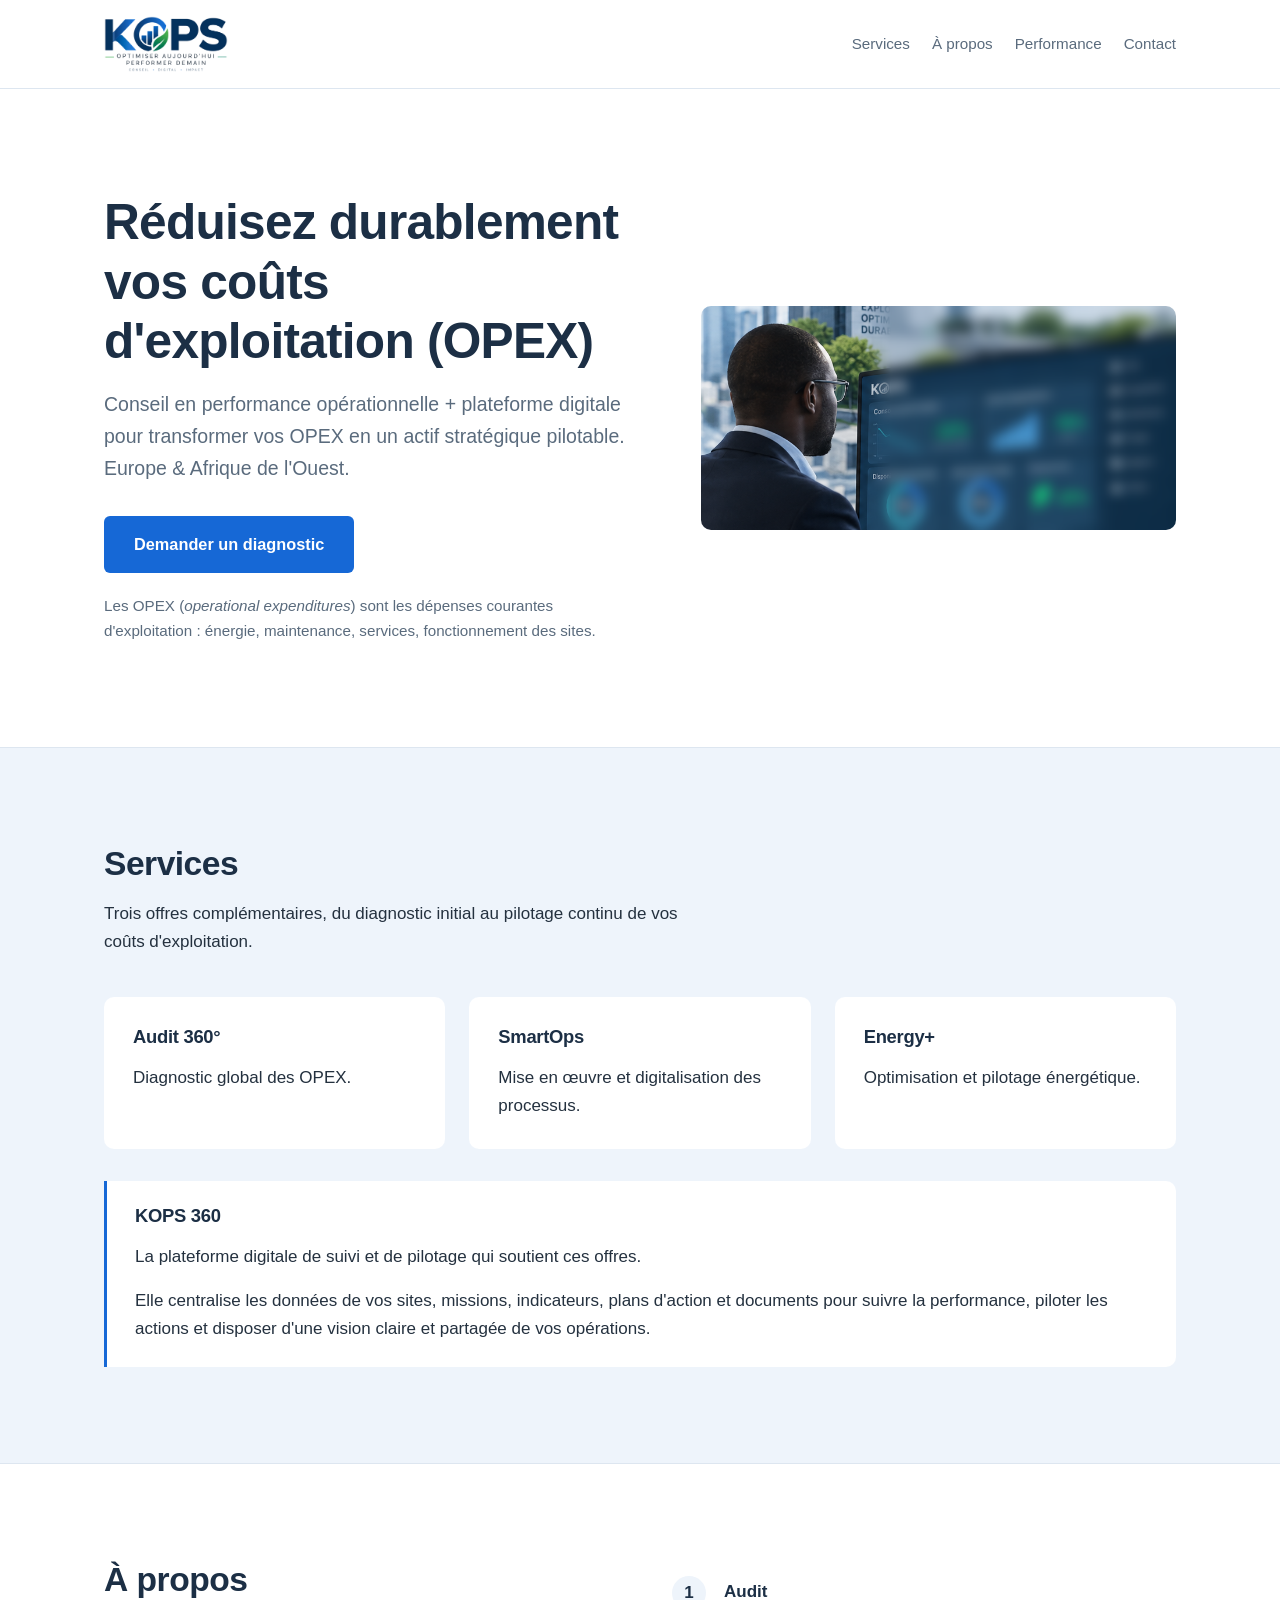
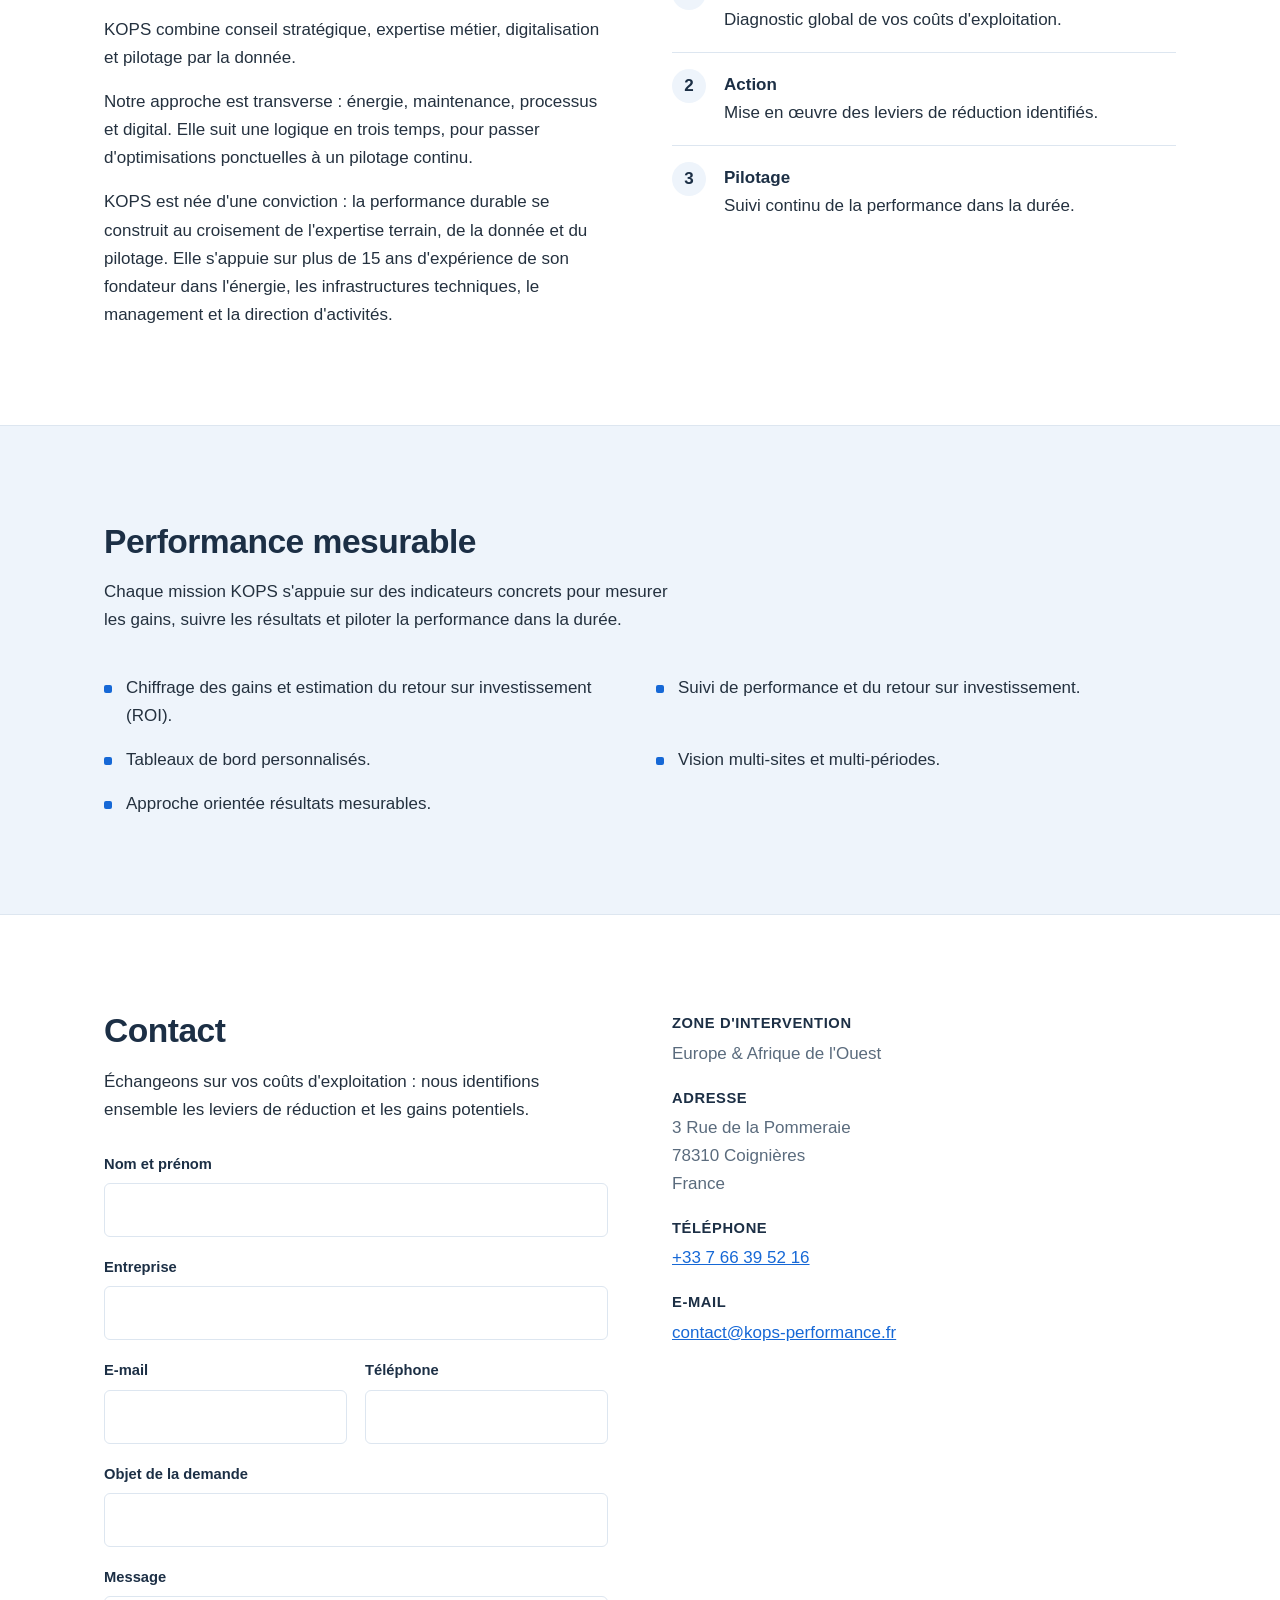
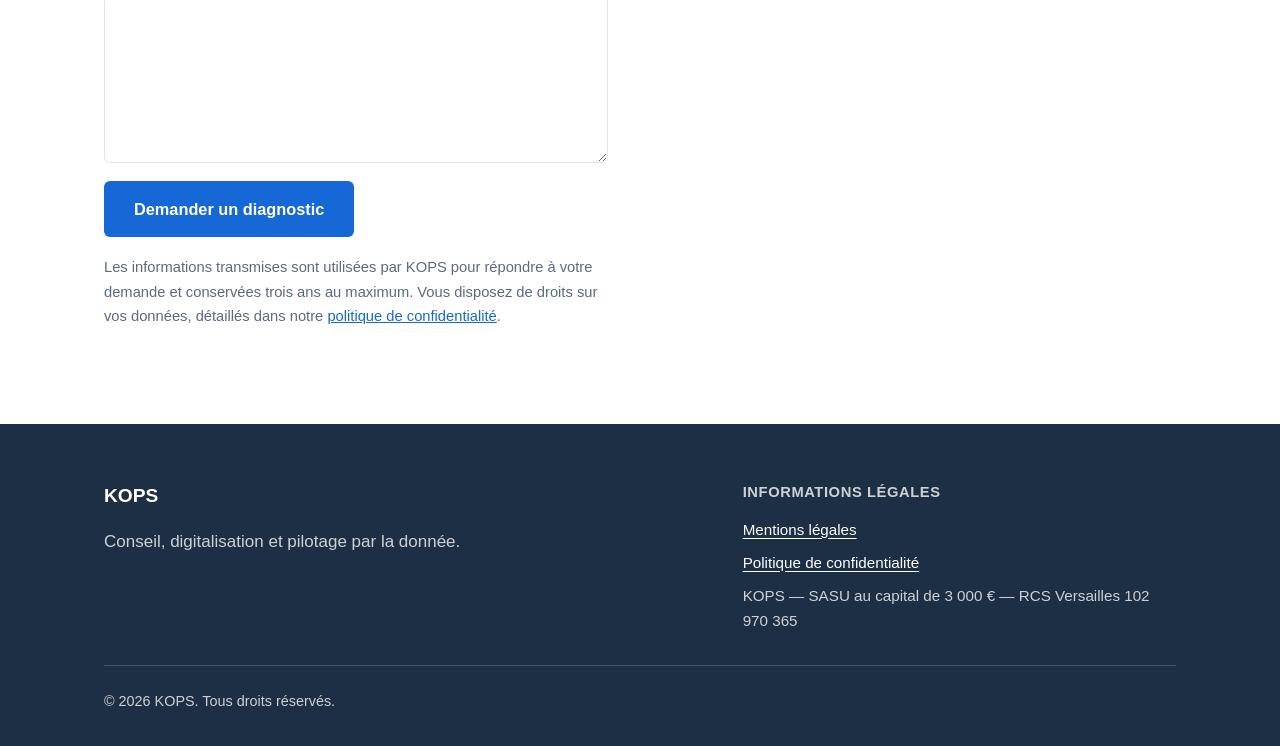
<file: index.html>
<!DOCTYPE html>
<html lang="fr">
<head>
<meta charset="utf-8">
<meta name="viewport" content="width=device-width, initial-scale=1">
<title>KOPS — Réduisez durablement vos coûts d'exploitation (OPEX)</title>
<meta name="description" content="Conseil en performance opérationnelle et plateforme digitale pour structurer, réduire et piloter durablement vos coûts d'exploitation. Europe &amp; Afrique de l'Ouest.">

<link rel="icon" type="image/png" sizes="32x32" href="images/favicon-32.png">
<link rel="icon" type="image/png" sizes="192x192" href="images/favicon-192.png">
<link rel="apple-touch-icon" href="images/apple-touch-icon.png">
<meta name="theme-color" content="#1668d6"><!-- [code exact à définir] -->

<link rel="canonical" href="https://kops-performance.fr/">

<!-- Aperçu au partage. -->
<meta property="og:type" content="website">
<meta property="og:site_name" content="KOPS">
<meta property="og:locale" content="fr_FR">
<meta property="og:url" content="https://kops-performance.fr/">
<meta property="og:title" content="KOPS — Réduisez durablement vos coûts d'exploitation (OPEX)">
<meta property="og:description" content="Conseil en performance opérationnelle et plateforme digitale pour transformer vos OPEX en un actif stratégique pilotable. Europe &amp; Afrique de l'Ouest.">
<meta property="og:image" content="https://kops-performance.fr/images/kops-partage.png">
<meta property="og:image:width" content="1200">
<meta property="og:image:height" content="630">
<meta property="og:image:alt" content="KOPS — Réduisez durablement vos coûts d'exploitation (OPEX)">
<meta name="twitter:card" content="summary_large_image">

<link rel="stylesheet" href="styles.css">
</head>
<body>

<a class="lien-evitement" href="#accueil">Aller au contenu principal</a>

<header class="entete">
  <div class="conteneur entete__interieur">
    <a class="marque" href="#accueil">
      <img src="images/kops-logo.png"
           alt="KOPS — Optimiser aujourd'hui, performer demain. Conseil, digital, impact."
           width="640" height="289">
    </a>
    <nav class="navigation" aria-label="Navigation principale">
      <a href="#services">Services</a>
      <a href="#a-propos">À propos</a>
      <a href="#preuves">Performance</a>
      <a href="#contact">Contact</a>
    </nav>
  </div>
</header>

<main>

  <!-- 1 · Accueil -->
  <section class="accueil" id="accueil">
    <div class="conteneur accueil__grille">
      <div class="accueil__texte">
        <h1>Réduisez durablement vos coûts d'exploitation (OPEX)</h1>
        <p class="accueil__sous-titre">
          Conseil en performance opérationnelle + plateforme digitale pour transformer
          vos OPEX en un actif stratégique pilotable. Europe &amp; Afrique de l'Ouest.
        </p>
        <p class="accueil__zone">
          <a class="bouton-principal" href="#contact">Demander un diagnostic</a>
        </p>
        <p class="accueil__mention">
          Les OPEX (<em>operational expenditures</em>) sont les dépenses courantes
          d'exploitation : énergie, maintenance, services, fonctionnement des sites.
        </p>
      </div>
      <img class="accueil__visuel"
           src="images/kops-visuel-accueil.png"
           alt="Un dirigeant consulte un tableau de bord KOPS. L'écran est volontairement flouté : les valeurs qu'il affiche sont une illustration et ne représentent pas des résultats KOPS."
           width="816" height="384"
           decoding="async">
    </div>
  </section>

  <!-- 2 · Services -->
  <section class="section section--clair" id="services">
    <div class="conteneur">
      <div class="section__intro">
        <h2>Services</h2>
        <p>
          Trois offres complémentaires, du diagnostic initial au pilotage continu
          de vos coûts d'exploitation.
        </p>
      </div>
      <div class="grille grille--3">
        <article class="carte">
          <h3>Audit 360°</h3>
          <p>Diagnostic global des OPEX.</p>
        </article>
        <article class="carte">
          <h3>SmartOps</h3>
          <p>Mise en œuvre et digitalisation des processus.</p>
        </article>
        <article class="carte">
          <h3>Energy+</h3>
          <p>Optimisation et pilotage énergétique.</p>
        </article>
      </div>
      <div class="encart">
        <h3>KOPS 360</h3>
        <p>
          La plateforme digitale de suivi et de pilotage qui soutient ces offres.
        </p>
        <p>
          Elle centralise les données de vos sites, missions, indicateurs, plans
          d'action et documents pour suivre la performance, piloter les actions et
          disposer d'une vision claire et partagée de vos opérations.
        </p>
      </div>
    </div>
  </section>

  <!-- 3 · À propos -->
  <section class="section" id="a-propos">
    <div class="conteneur">
      <div class="apropos__grille">
        <div>
          <h2>À propos</h2>
          <p>
            KOPS combine conseil stratégique, expertise métier, digitalisation et
            pilotage par la donnée.
          </p>
          <p>
            Notre approche est transverse : énergie, maintenance, processus et digital.
            Elle suit une logique en trois temps, pour passer d'optimisations ponctuelles
            à un pilotage continu.
          </p>
          <p>
            KOPS est née d'une conviction : la performance durable se construit au
            croisement de l'expertise terrain, de la donnée et du pilotage. Elle
            s'appuie sur plus de 15 ans d'expérience de son fondateur dans l'énergie,
            les infrastructures techniques, le management et la direction d'activités.
          </p>
        </div>
        <ol class="etapes">
          <li>
            <strong>Audit</strong>
            Diagnostic global de vos coûts d'exploitation.
          </li>
          <li>
            <strong>Action</strong>
            Mise en œuvre des leviers de réduction identifiés.
          </li>
          <li>
            <strong>Pilotage</strong>
            Suivi continu de la performance dans la durée.
          </li>
        </ol>
      </div>
    </div>
  </section>

  <!-- 4 · Preuves -->
  <section class="section section--clair" id="preuves">
    <div class="conteneur">
      <div class="section__intro">
        <h2>Performance mesurable</h2>
        <p>
          Chaque mission KOPS s'appuie sur des indicateurs concrets pour mesurer
          les gains, suivre les résultats et piloter la performance dans la durée.
        </p>
      </div>
      <ul class="liste-preuves">
        <li>Chiffrage des gains et estimation du retour sur investissement (ROI).</li>
        <li>Suivi de performance et du retour sur investissement.</li>
        <li>Tableaux de bord personnalisés.</li>
        <li>Vision multi-sites et multi-périodes.</li>
        <li>Approche orientée résultats mesurables.</li>
      </ul>
    </div>
  </section>

  <!-- 5 · Contact -->
  <section class="section" id="contact">
    <div class="conteneur">
      <div class="contact__grille">
        <div>
          <h2>Contact</h2>
          <p>
            Échangeons sur vos coûts d'exploitation : nous identifions ensemble
            les leviers de réduction et les gains potentiels.
          </p>

          <!-- Les demandes sont traitées par contact.php, hébergé sur le même
               domaine, et adressées à contact@kops-performance.fr. -->
          <form class="formulaire" method="post" action="contact.php">
            <p class="piege" aria-hidden="true">
              <label for="site-web">Ne pas remplir ce champ</label>
              <input type="text" id="site-web" name="_gotcha" tabindex="-1" autocomplete="off">
            </p>
            <div class="champ">
              <label for="nom">Nom et prénom</label>
              <input type="text" id="nom" name="nom" autocomplete="name" required>
            </div>
            <div class="champ">
              <label for="entreprise">Entreprise</label>
              <input type="text" id="entreprise" name="entreprise" autocomplete="organization">
            </div>
            <div class="formulaire__paire">
              <div class="champ">
                <label for="email">E-mail</label>
                <input type="email" id="email" name="email" autocomplete="email" required>
              </div>
              <div class="champ">
                <label for="telephone">Téléphone</label>
                <input type="tel" id="telephone" name="telephone" autocomplete="tel">
              </div>
            </div>
            <div class="champ">
              <label for="objet">Objet de la demande</label>
              <input type="text" id="objet" name="objet">
            </div>
            <div class="champ">
              <label for="message">Message</label>
              <textarea id="message" name="message" rows="5" required></textarea>
            </div>
            <button class="bouton-principal" type="submit">Demander un diagnostic</button>
            <p class="formulaire__mention">
              Les informations transmises sont utilisées par KOPS pour répondre à
              votre demande et conservées trois ans au maximum. Vous disposez de
              droits sur vos données, détaillés dans notre
              <a href="politique-confidentialite.html">politique de confidentialité</a>.
            </p>
          </form>
        </div>
        <dl class="coordonnees">
          <div>
            <dt>Zone d'intervention</dt>
            <dd>Europe &amp; Afrique de l'Ouest</dd>
          </div>
          <div>
            <dt>Adresse</dt>
            <dd>3 Rue de la Pommeraie<br>78310 Coignières<br>France</dd>
          </div>
          <div>
            <dt>Téléphone</dt>
            <dd><a href="tel:+33766395216">+33 7 66 39 52 16</a></dd>
          </div>
          <div>
            <dt>E-mail</dt>
            <dd><a href="mailto:contact@kops-performance.fr">contact@kops-performance.fr</a></dd>
          </div>
        </dl>
      </div>
    </div>
  </section>

</main>

<!-- 6 · Pied de page -->
<footer class="pied">
  <div class="conteneur">
    <div class="pied__grille">
      <div>
        <p class="marque">KOPS</p>
        <p>Conseil, digitalisation et pilotage par la donnée.</p>
      </div>
      <div>
        <p class="pied__titre">Informations légales</p>
        <ul>
          <li><a href="mentions-legales.html">Mentions légales</a></li>
          <li><a href="politique-confidentialite.html">Politique de confidentialité</a></li>
          <li>KOPS — SASU au capital de 3 000 € — RCS Versailles 102 970 365</li>
        </ul>
      </div>
    </div>
    <div class="pied__bas">
      <p>© 2026 KOPS. Tous droits réservés.</p>
    </div>
  </div>
</footer>

</body>
</html>
</file>
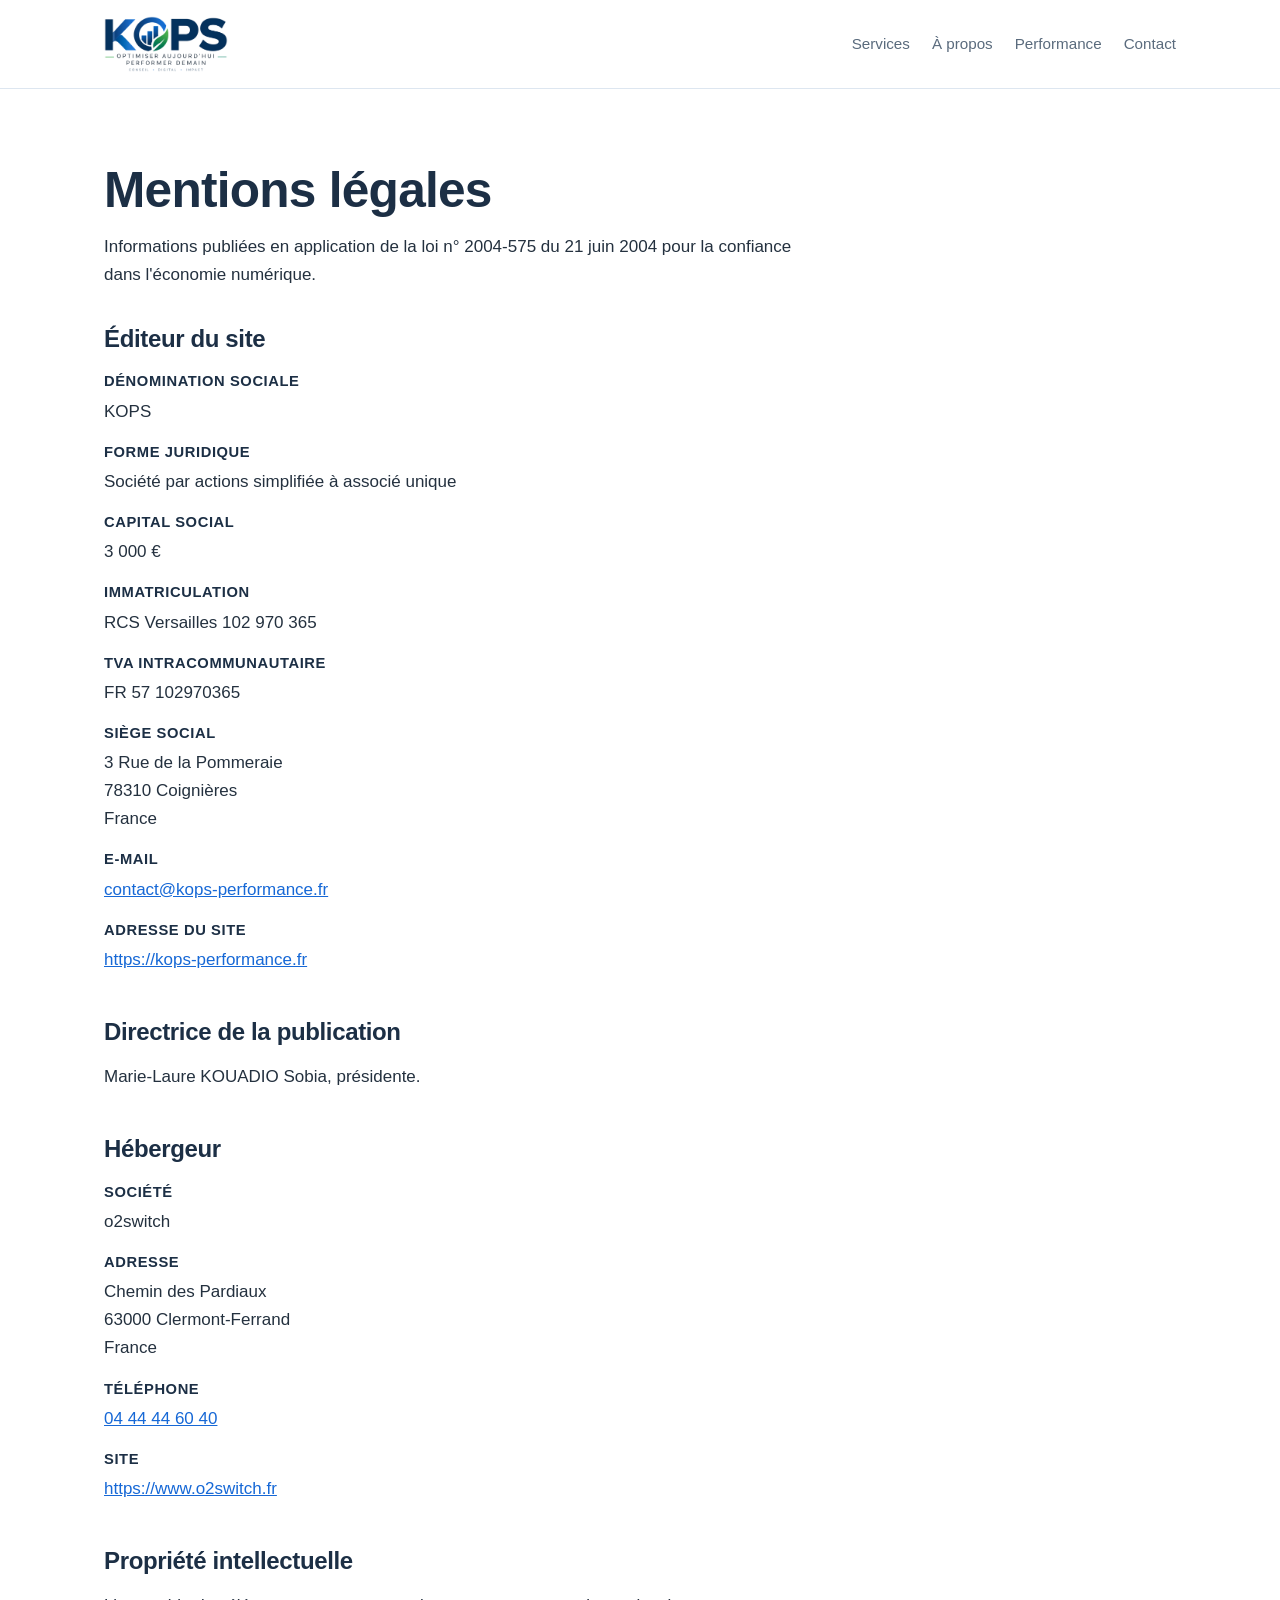
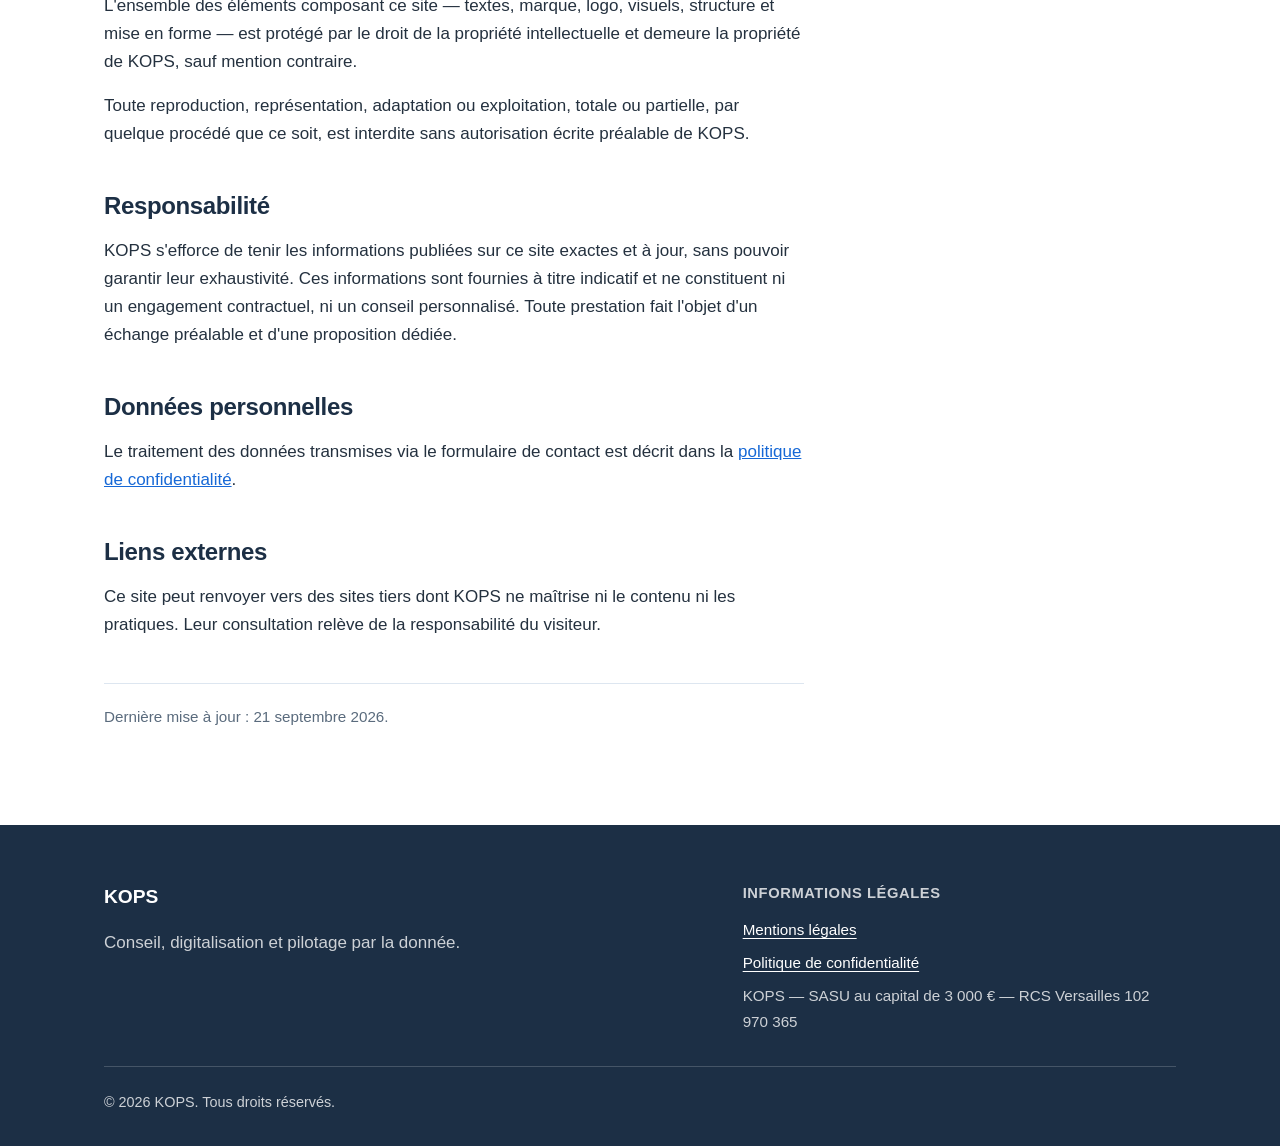
<file: mentions-legales.html>
<!DOCTYPE html>
<html lang="fr">
<head>
<meta charset="utf-8">
<meta name="viewport" content="width=device-width, initial-scale=1">
<title>Mentions légales — KOPS</title>
<meta name="description" content="Mentions légales du site kops-performance.fr : éditeur, directrice de la publication, hébergeur et propriété intellectuelle.">
<link rel="canonical" href="https://kops-performance.fr/mentions-legales.html">

<link rel="icon" type="image/png" sizes="32x32" href="images/favicon-32.png">
<link rel="icon" type="image/png" sizes="192x192" href="images/favicon-192.png">
<link rel="apple-touch-icon" href="images/apple-touch-icon.png">
<meta name="theme-color" content="#1668d6"><!-- [code exact à définir] -->

<link rel="stylesheet" href="styles.css">
</head>
<body>

<a class="lien-evitement" href="#contenu">Aller au contenu principal</a>

<header class="entete">
  <div class="conteneur entete__interieur">
    <a class="marque" href="index.html">
      <img src="images/kops-logo.png"
           alt="KOPS — Optimiser aujourd'hui, performer demain. Conseil, digital, impact."
           width="640" height="289">
    </a>
    <nav class="navigation" aria-label="Navigation principale">
      <a href="index.html#services">Services</a>
      <a href="index.html#a-propos">À propos</a>
      <a href="index.html#preuves">Performance</a>
      <a href="index.html#contact">Contact</a>
    </nav>
  </div>
</header>

<main class="page-legale" id="contenu">
  <div class="conteneur">
    <div class="page-legale__contenu">

      <h1>Mentions légales</h1>
      <p>
        Informations publiées en application de la loi n° 2004-575 du 21 juin 2004
        pour la confiance dans l'économie numérique.
      </p>

      <h2>Éditeur du site</h2>
      <dl>
        <div>
          <dt>Dénomination sociale</dt>
          <dd>KOPS</dd>
        </div>
        <div>
          <dt>Forme juridique</dt>
          <dd>Société par actions simplifiée à associé unique</dd>
        </div>
        <div>
          <dt>Capital social</dt>
          <dd>3 000 €</dd>
        </div>
        <div>
          <dt>Immatriculation</dt>
          <dd>RCS Versailles 102 970 365</dd>
        </div>
        <div>
          <dt>TVA intracommunautaire</dt>
          <dd>FR 57 102970365</dd>
        </div>
        <div>
          <dt>Siège social</dt>
          <dd>3 Rue de la Pommeraie<br>78310 Coignières<br>France</dd>
        </div>
        <div>
          <dt>E-mail</dt>
          <dd><a href="mailto:contact@kops-performance.fr">contact@kops-performance.fr</a></dd>
        </div>
        <div>
          <dt>Adresse du site</dt>
          <dd><a href="https://kops-performance.fr">https://kops-performance.fr</a></dd>
        </div>
      </dl>

      <h2>Directrice de la publication</h2>
      <p>Marie-Laure KOUADIO Sobia, présidente.</p>

      <h2>Hébergeur</h2>
      <dl>
        <div>
          <dt>Société</dt>
          <dd>o2switch</dd>
        </div>
        <div>
          <dt>Adresse</dt>
          <dd>Chemin des Pardiaux<br>63000 Clermont-Ferrand<br>France</dd>
        </div>
        <div>
          <dt>Téléphone</dt>
          <dd><a href="tel:+33444446040">04 44 44 60 40</a></dd>
        </div>
        <div>
          <dt>Site</dt>
          <dd><a href="https://www.o2switch.fr" rel="noopener">https://www.o2switch.fr</a></dd>
        </div>
      </dl>

      <h2>Propriété intellectuelle</h2>
      <p>
        L'ensemble des éléments composant ce site — textes, marque, logo, visuels,
        structure et mise en forme — est protégé par le droit de la propriété
        intellectuelle et demeure la propriété de KOPS, sauf mention contraire.
      </p>
      <p>
        Toute reproduction, représentation, adaptation ou exploitation, totale ou
        partielle, par quelque procédé que ce soit, est interdite sans autorisation
        écrite préalable de KOPS.
      </p>

      <h2>Responsabilité</h2>
      <p>
        KOPS s'efforce de tenir les informations publiées sur ce site exactes et à
        jour, sans pouvoir garantir leur exhaustivité. Ces informations sont
        fournies à titre indicatif et ne constituent ni un engagement contractuel,
        ni un conseil personnalisé. Toute prestation fait l'objet d'un échange
        préalable et d'une proposition dédiée.
      </p>

      <h2>Données personnelles</h2>
      <p>
        Le traitement des données transmises via le formulaire de contact est décrit
        dans la
        <a href="politique-confidentialite.html">politique de confidentialité</a>.
      </p>

      <h2>Liens externes</h2>
      <p>
        Ce site peut renvoyer vers des sites tiers dont KOPS ne maîtrise ni le
        contenu ni les pratiques. Leur consultation relève de la responsabilité du
        visiteur.
      </p>

      <p class="page-legale__date">Dernière mise à jour : 21 septembre 2026.</p>

    </div>
  </div>
</main>

<footer class="pied">
  <div class="conteneur">
    <div class="pied__grille">
      <div>
        <p class="marque">KOPS</p>
        <p>Conseil, digitalisation et pilotage par la donnée.</p>
      </div>
      <div>
        <p class="pied__titre">Informations légales</p>
        <ul>
          <li><a href="mentions-legales.html">Mentions légales</a></li>
          <li><a href="politique-confidentialite.html">Politique de confidentialité</a></li>
          <li>KOPS — SASU au capital de 3 000 € — RCS Versailles 102 970 365</li>
        </ul>
      </div>
    </div>
    <div class="pied__bas">
      <p>© 2026 KOPS. Tous droits réservés.</p>
    </div>
  </div>
</footer>

</body>
</html>
</file>
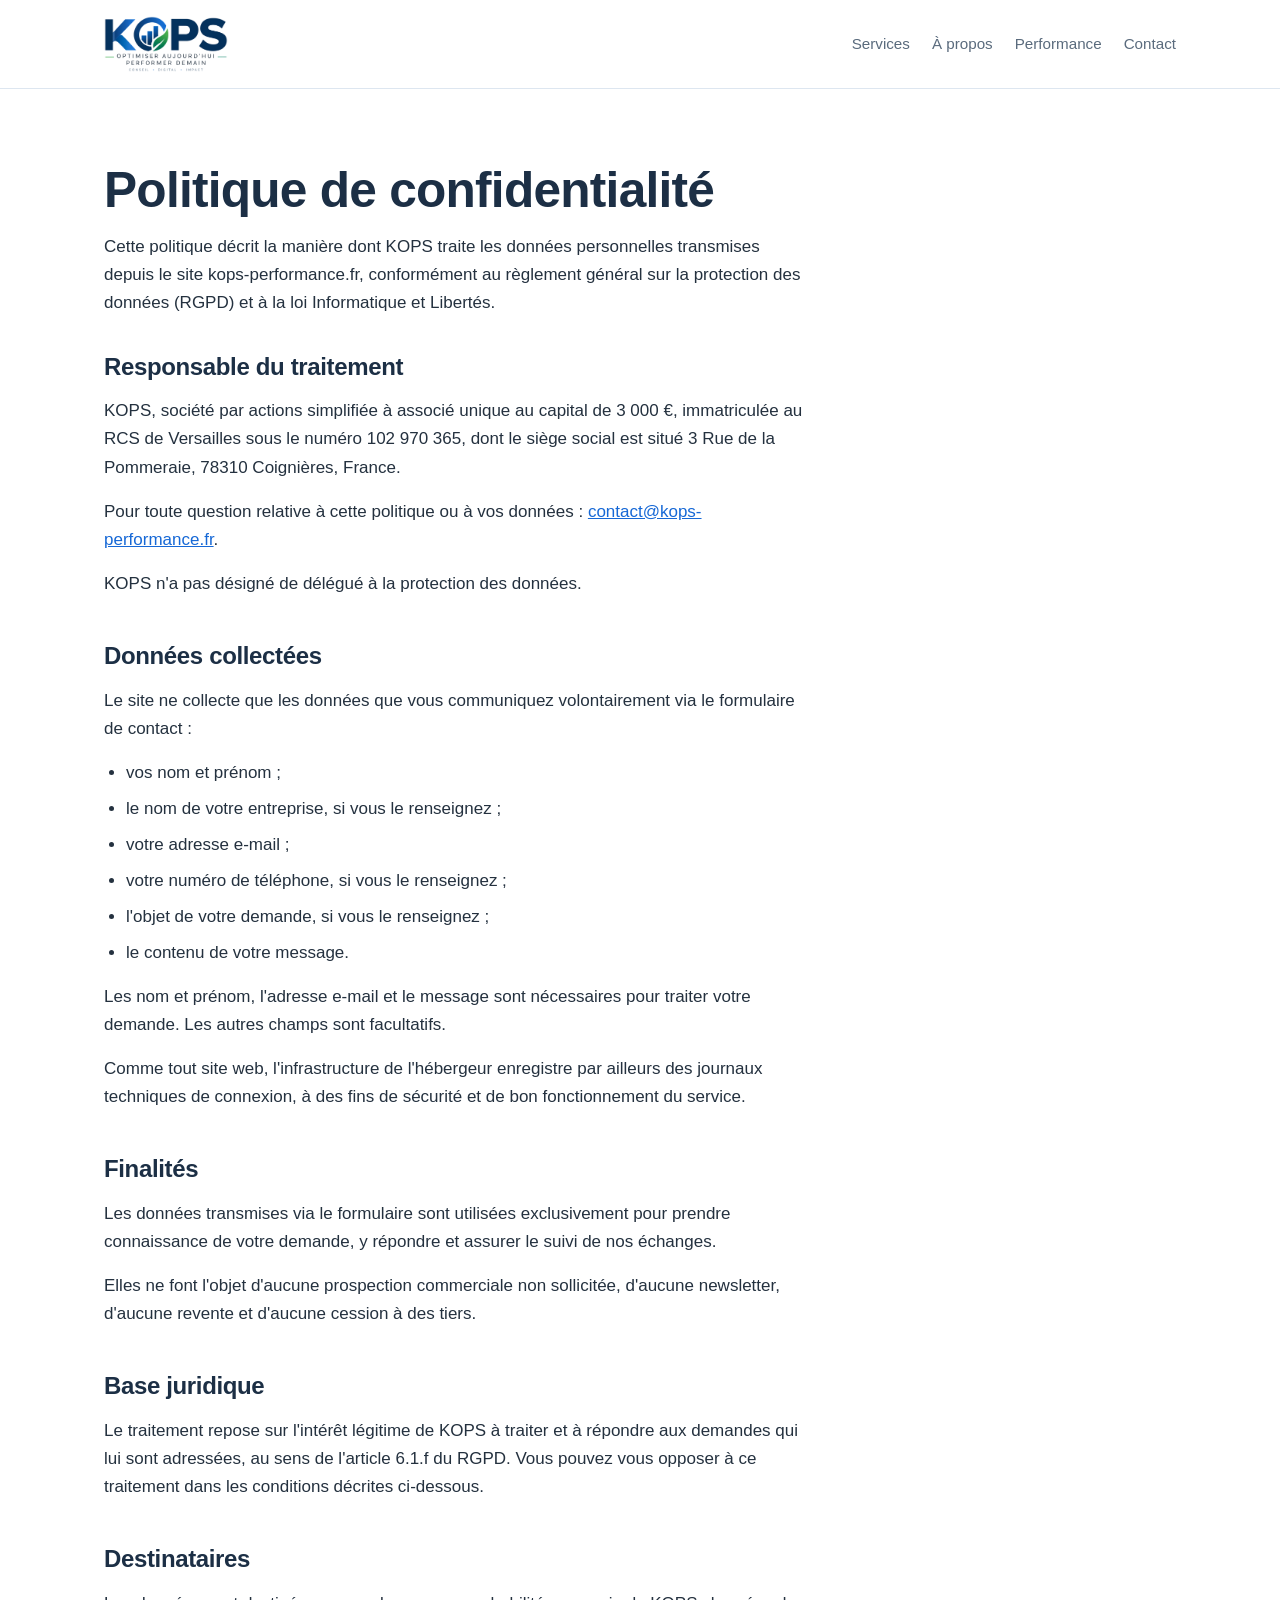
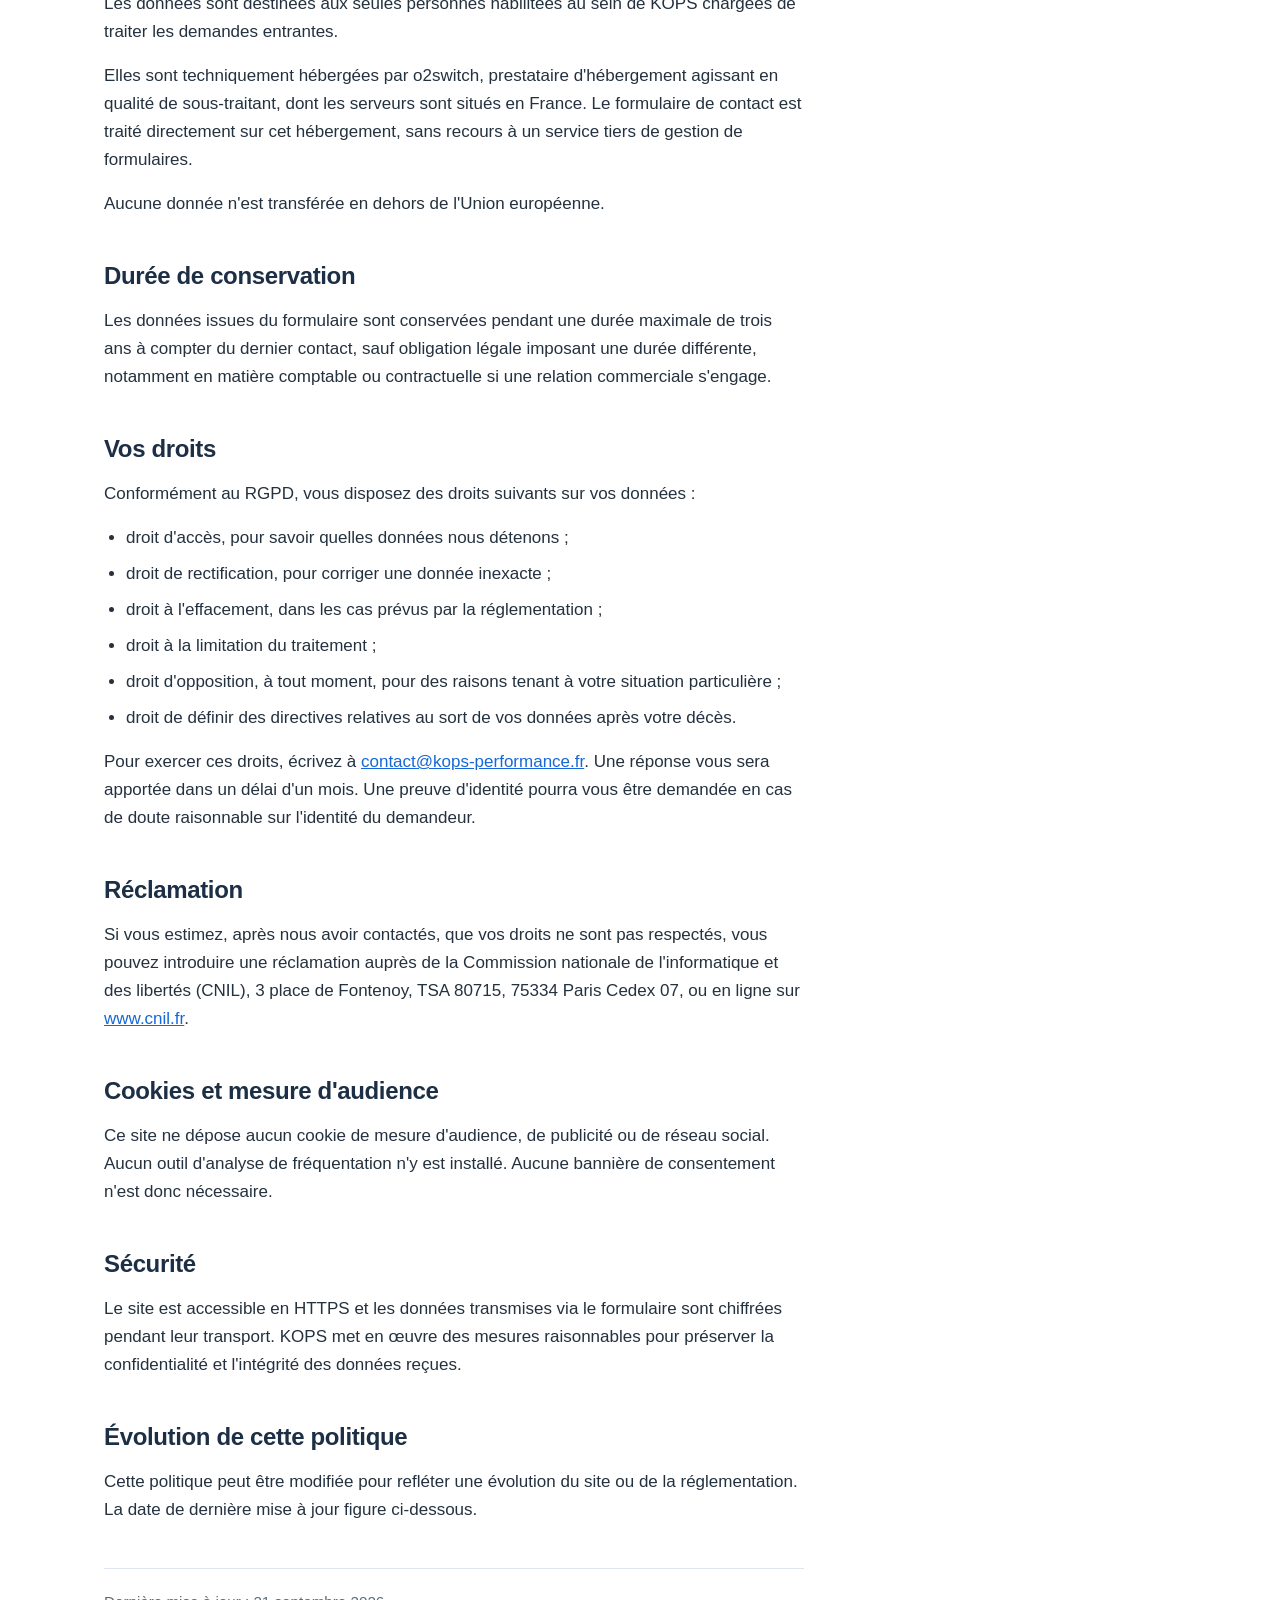
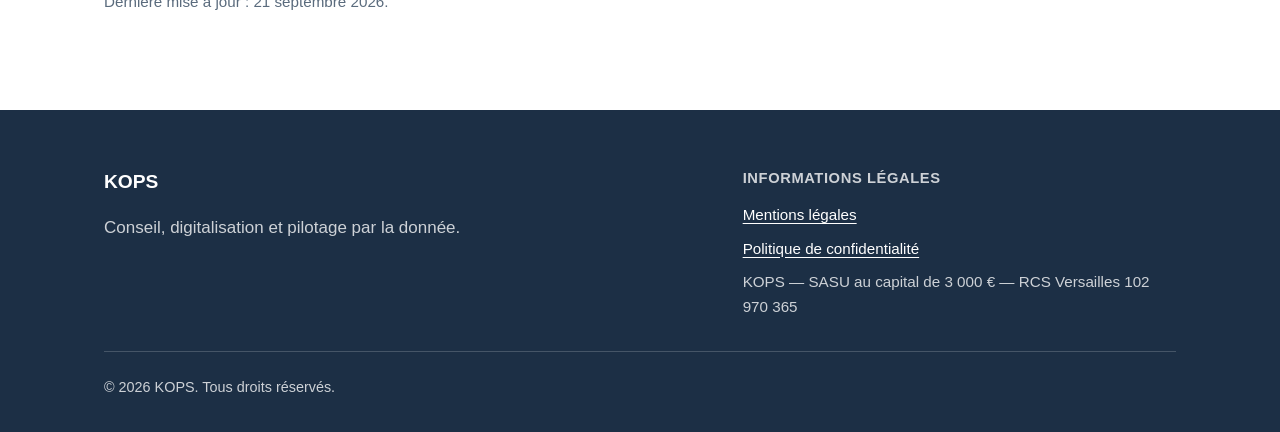
<file: politique-confidentialite.html>
<!DOCTYPE html>
<html lang="fr">
<head>
<meta charset="utf-8">
<meta name="viewport" content="width=device-width, initial-scale=1">
<title>Politique de confidentialité — KOPS</title>
<meta name="description" content="Politique de confidentialité du site kops-performance.fr : données collectées via le formulaire de contact, finalités, base juridique, durée de conservation et droits RGPD.">
<link rel="canonical" href="https://kops-performance.fr/politique-confidentialite.html">

<link rel="icon" type="image/png" sizes="32x32" href="images/favicon-32.png">
<link rel="icon" type="image/png" sizes="192x192" href="images/favicon-192.png">
<link rel="apple-touch-icon" href="images/apple-touch-icon.png">
<meta name="theme-color" content="#1668d6"><!-- [code exact à définir] -->

<link rel="stylesheet" href="styles.css">
</head>
<body>

<a class="lien-evitement" href="#contenu">Aller au contenu principal</a>

<header class="entete">
  <div class="conteneur entete__interieur">
    <a class="marque" href="index.html">
      <img src="images/kops-logo.png"
           alt="KOPS — Optimiser aujourd'hui, performer demain. Conseil, digital, impact."
           width="640" height="289">
    </a>
    <nav class="navigation" aria-label="Navigation principale">
      <a href="index.html#services">Services</a>
      <a href="index.html#a-propos">À propos</a>
      <a href="index.html#preuves">Performance</a>
      <a href="index.html#contact">Contact</a>
    </nav>
  </div>
</header>

<main class="page-legale" id="contenu">
  <div class="conteneur">
    <div class="page-legale__contenu">

      <h1>Politique de confidentialité</h1>
      <p>
        Cette politique décrit la manière dont KOPS traite les données personnelles
        transmises depuis le site kops-performance.fr, conformément au règlement
        général sur la protection des données (RGPD) et à la loi Informatique et
        Libertés.
      </p>

      <h2>Responsable du traitement</h2>
      <p>
        KOPS, société par actions simplifiée à associé unique au capital de 3 000 €,
        immatriculée au RCS de Versailles sous le numéro 102 970 365, dont le siège
        social est situé 3 Rue de la Pommeraie, 78310 Coignières, France.
      </p>
      <p>
        Pour toute question relative à cette politique ou à vos données :
        <a href="mailto:contact@kops-performance.fr">contact@kops-performance.fr</a>.
      </p>
      <p>
        KOPS n'a pas désigné de délégué à la protection des données.
      </p>

      <h2>Données collectées</h2>
      <p>
        Le site ne collecte que les données que vous communiquez volontairement via
        le formulaire de contact :
      </p>
      <ul>
        <li>vos nom et prénom ;</li>
        <li>le nom de votre entreprise, si vous le renseignez ;</li>
        <li>votre adresse e-mail ;</li>
        <li>votre numéro de téléphone, si vous le renseignez ;</li>
        <li>l'objet de votre demande, si vous le renseignez ;</li>
        <li>le contenu de votre message.</li>
      </ul>
      <p>
        Les nom et prénom, l'adresse e-mail et le message sont nécessaires pour
        traiter votre demande. Les autres champs sont facultatifs.
      </p>
      <p>
        Comme tout site web, l'infrastructure de l'hébergeur enregistre par ailleurs
        des journaux techniques de connexion, à des fins de sécurité et de bon
        fonctionnement du service.
      </p>

      <h2>Finalités</h2>
      <p>
        Les données transmises via le formulaire sont utilisées exclusivement pour
        prendre connaissance de votre demande, y répondre et assurer le suivi de nos
        échanges.
      </p>
      <p>
        Elles ne font l'objet d'aucune prospection commerciale non sollicitée,
        d'aucune newsletter, d'aucune revente et d'aucune cession à des tiers.
      </p>

      <h2>Base juridique</h2>
      <p>
        Le traitement repose sur l'intérêt légitime de KOPS à traiter et à répondre
        aux demandes qui lui sont adressées, au sens de l'article 6.1.f du RGPD.
        Vous pouvez vous opposer à ce traitement dans les conditions décrites
        ci-dessous.
      </p>

      <h2>Destinataires</h2>
      <p>
        Les données sont destinées aux seules personnes habilitées au sein de KOPS
        chargées de traiter les demandes entrantes.
      </p>
      <p>
        Elles sont techniquement hébergées par o2switch, prestataire d'hébergement
        agissant en qualité de sous-traitant, dont les serveurs sont situés en
        France. Le formulaire de contact est traité directement sur cet hébergement,
        sans recours à un service tiers de gestion de formulaires.
      </p>
      <p>
        Aucune donnée n'est transférée en dehors de l'Union européenne.
      </p>

      <h2>Durée de conservation</h2>
      <p>
        Les données issues du formulaire sont conservées pendant une durée maximale
        de trois ans à compter du dernier contact, sauf obligation légale imposant
        une durée différente, notamment en matière comptable ou contractuelle si une
        relation commerciale s'engage.
      </p>

      <h2>Vos droits</h2>
      <p>
        Conformément au RGPD, vous disposez des droits suivants sur vos données :
      </p>
      <ul>
        <li>droit d'accès, pour savoir quelles données nous détenons ;</li>
        <li>droit de rectification, pour corriger une donnée inexacte ;</li>
        <li>droit à l'effacement, dans les cas prévus par la réglementation ;</li>
        <li>droit à la limitation du traitement ;</li>
        <li>
          droit d'opposition, à tout moment, pour des raisons tenant à votre
          situation particulière ;
        </li>
        <li>
          droit de définir des directives relatives au sort de vos données après
          votre décès.
        </li>
      </ul>
      <p>
        Pour exercer ces droits, écrivez à
        <a href="mailto:contact@kops-performance.fr">contact@kops-performance.fr</a>.
        Une réponse vous sera apportée dans un délai d'un mois. Une preuve d'identité
        pourra vous être demandée en cas de doute raisonnable sur l'identité du
        demandeur.
      </p>

      <h2>Réclamation</h2>
      <p>
        Si vous estimez, après nous avoir contactés, que vos droits ne sont pas
        respectés, vous pouvez introduire une réclamation auprès de la Commission
        nationale de l'informatique et des libertés (CNIL), 3 place de Fontenoy,
        TSA 80715, 75334 Paris Cedex 07, ou en ligne sur
        <a href="https://www.cnil.fr" rel="noopener">www.cnil.fr</a>.
      </p>

      <h2>Cookies et mesure d'audience</h2>
      <p>
        Ce site ne dépose aucun cookie de mesure d'audience, de publicité ou de
        réseau social. Aucun outil d'analyse de fréquentation n'y est installé.
        Aucune bannière de consentement n'est donc nécessaire.
      </p>

      <h2>Sécurité</h2>
      <p>
        Le site est accessible en HTTPS et les données transmises via le formulaire
        sont chiffrées pendant leur transport. KOPS met en œuvre des mesures
        raisonnables pour préserver la confidentialité et l'intégrité des données
        reçues.
      </p>

      <h2>Évolution de cette politique</h2>
      <p>
        Cette politique peut être modifiée pour refléter une évolution du site ou de
        la réglementation. La date de dernière mise à jour figure ci-dessous.
      </p>

      <p class="page-legale__date">Dernière mise à jour : 21 septembre 2026.</p>

    </div>
  </div>
</main>

<footer class="pied">
  <div class="conteneur">
    <div class="pied__grille">
      <div>
        <p class="marque">KOPS</p>
        <p>Conseil, digitalisation et pilotage par la donnée.</p>
      </div>
      <div>
        <p class="pied__titre">Informations légales</p>
        <ul>
          <li><a href="mentions-legales.html">Mentions légales</a></li>
          <li><a href="politique-confidentialite.html">Politique de confidentialité</a></li>
          <li>KOPS — SASU au capital de 3 000 € — RCS Versailles 102 970 365</li>
        </ul>
      </div>
    </div>
    <div class="pied__bas">
      <p>© 2026 KOPS. Tous droits réservés.</p>
    </div>
  </div>
</footer>

</body>
</html>
</file>
<file: styles.css>
/* KOPS — feuille de style du site vitrine.
   Palette : blanc, bleu très clair, bleu/gris foncé, accent bleu vif (brief.md §7).
   Les codes hexadécimaux exacts ne sont pas définis dans brief.md : les valeurs
   ci-dessous sont provisoires et à remplacer par la charte KOPS. */

:root {
  --blanc:            #ffffff;
  --bleu-tres-clair:  #eef4fb; /* [code exact à définir] */
  --bleu-gris-fonce:  #1c2f45; /* [code exact à définir] */
  --bleu-vif:         #1668d6; /* [code exact à définir] */
  --texte:            #24313f; /* [code exact à définir] */
  --texte-attenue:    #5a6b7d; /* [code exact à définir] */
  --filet:            #dde6f0; /* [code exact à définir] */

  /* Police exacte non définie dans brief.md : pile sans empattement provisoire. */
  --police: "Inter", "Segoe UI", "Helvetica Neue", Arial, sans-serif;

  --largeur: 1120px;
  --gouttiere: 24px;

  /* Hauteur de l'en-tête fixe, réservée lors des défilements vers une ancre. */
  --hauteur-entete: 88px;
}

* { box-sizing: border-box; }

html {
  scroll-behavior: smooth;
  scroll-padding-top: var(--hauteur-entete);
}

body {
  margin: 0;
  font-family: var(--police);
  font-size: 17px;
  line-height: 1.65;
  color: var(--texte);
  background: var(--blanc);
  -webkit-font-smoothing: antialiased;
}

h1, h2, h3 {
  font-weight: 700;
  line-height: 1.2;
  color: var(--bleu-gris-fonce);
  letter-spacing: -0.015em;
  margin: 0 0 16px;
}

h1 { font-size: clamp(2rem, 5vw, 3.1rem); }
h2 { font-size: clamp(1.5rem, 3.2vw, 2.1rem); }
h3 { font-size: 1.15rem; }

p { margin: 0 0 16px; }
p:last-child { margin-bottom: 0; }

a { color: var(--bleu-vif); }

/* Focus clavier : un seul contour pour tous les éléments interactifs.
   Le décalage le détache du bouton principal, qui est déjà bleu vif. */
:focus-visible {
  outline: 3px solid var(--bleu-vif);
  outline-offset: 3px;
}

.conteneur {
  width: 100%;
  max-width: var(--largeur);
  margin: 0 auto;
  padding: 0 var(--gouttiere);
}

/* Marqueur de contenu provisoire, à remplacer par le contenu réel. */
.provisoire {
  color: var(--texte-attenue);
  font-style: normal;
}

.lien-evitement {
  position: absolute;
  left: -9999px;
}
.lien-evitement:focus {
  left: 16px;
  top: 16px;
  z-index: 10;
  background: var(--blanc);
  padding: 10px 16px;
  border: 2px solid var(--bleu-vif);
  border-radius: 6px;
}

/* En-tête */
.entete {
  position: sticky;
  top: 0;
  z-index: 5;
  background: var(--blanc);
  border-bottom: 1px solid var(--filet);
}

.entete__interieur {
  display: flex;
  flex-wrap: wrap;
  align-items: center;
  justify-content: space-between;
  gap: 12px;
  padding-top: 16px;
  padding-bottom: 16px;
}

.marque {
  font-weight: 700;
  font-size: 1.2rem;
  color: var(--bleu-gris-fonce);
  text-decoration: none;
  display: inline-flex;
  align-items: center;
  flex: 0 0 auto;
}

.marque img {
  display: block;
  height: 56px;
  width: auto;
  max-width: 100%;
}

.navigation {
  display: flex;
  flex-wrap: wrap;
  gap: 8px 22px;
}

.navigation a {
  color: var(--texte-attenue);
  text-decoration: none;
  font-size: 0.95rem;
}

.navigation a:hover,
.navigation a:focus-visible { color: var(--bleu-vif); }

/* Bouton principal — un seul sur l'ensemble du site. */
.bouton-principal {
  display: inline-block;
  background: var(--bleu-vif);
  color: var(--blanc);
  text-decoration: none;
  font-weight: 600;
  font-size: 1.02rem;
  line-height: inherit;
  padding: 15px 30px;
  border-radius: 6px;
}

.bouton-principal:hover,
.bouton-principal:focus-visible { background: var(--bleu-gris-fonce); }

/* Sections */
.section {
  padding: clamp(56px, 8vw, 96px) 0;
  border-top: 1px solid var(--filet);
}

.section--clair { background: var(--bleu-tres-clair); }

.section__intro { max-width: 62ch; margin-bottom: 40px; }

/* Accueil */
.accueil {
  padding: clamp(56px, 9vw, 104px) 0;
  border-top: 0;
}

.accueil__grille {
  display: grid;
  grid-template-columns: 1.05fr 0.95fr;
  gap: clamp(32px, 6vw, 72px);
  align-items: center;
}

.accueil__texte { max-width: 60ch; }

.accueil__sous-titre {
  font-size: clamp(1.05rem, 2vw, 1.22rem);
  color: var(--texte-attenue);
  margin-bottom: 32px;
}

.accueil__zone { margin-bottom: 20px; }

.accueil__mention {
  font-size: 0.95rem;
  color: var(--texte-attenue);
}

/* Visuel principal de l'accueil. */
.accueil__visuel {
  display: block;
  width: 100%;
  height: auto;
  border-radius: 10px;
  background: var(--bleu-tres-clair);
}

/* Cartes */
.grille {
  display: grid;
  gap: 24px;
}

.grille--3 { grid-template-columns: repeat(3, 1fr); }
.grille--2 { grid-template-columns: repeat(2, 1fr); }

.carte {
  background: var(--blanc);
  border: 1px solid var(--filet);
  border-radius: 10px;
  padding: 28px;
}

.section--clair .carte { border-color: transparent; }

.carte__mention {
  margin-top: 16px;
  font-size: 0.95rem;
  color: var(--texte-attenue);
}

.encart {
  margin-top: 32px;
  padding: 24px 28px;
  background: var(--blanc);
  border-left: 3px solid var(--bleu-vif);
  border-radius: 0 10px 10px 0;
}

/* À propos */
.apropos__grille {
  display: grid;
  grid-template-columns: 1fr 1fr;
  gap: clamp(32px, 5vw, 64px);
}

.etapes {
  list-style: none;
  margin: 0;
  padding: 0;
  counter-reset: etape;
}

.etapes li {
  counter-increment: etape;
  padding: 18px 0 18px 52px;
  position: relative;
  border-bottom: 1px solid var(--filet);
}

.etapes li:last-child { border-bottom: 0; }

.etapes li::before {
  content: counter(etape);
  position: absolute;
  left: 0;
  top: 16px;
  width: 34px;
  height: 34px;
  border-radius: 50%;
  background: var(--bleu-tres-clair);
  color: var(--bleu-gris-fonce);
  font-weight: 700;
  display: flex;
  align-items: center;
  justify-content: center;
}

.etapes strong { display: block; color: var(--bleu-gris-fonce); }

/* Preuves */
.liste-preuves {
  list-style: none;
  margin: 0;
  padding: 0;
  display: grid;
  grid-template-columns: repeat(2, 1fr);
  gap: 16px 32px;
}

.liste-preuves li {
  padding-left: 22px;
  position: relative;
}

.liste-preuves li::before {
  content: "";
  position: absolute;
  left: 0;
  top: 11px;
  width: 8px;
  height: 8px;
  border-radius: 2px;
  background: var(--bleu-vif);
}

/* Contact */
.formulaire {
  margin-top: 28px;
  display: grid;
  gap: 18px;
}

/* Piège à robots : invisible pour les visiteurs, rempli par les robots. */
.piege {
  position: absolute;
  left: -9999px;
  width: 1px;
  height: 1px;
  overflow: hidden;
}

.formulaire__paire {
  display: grid;
  grid-template-columns: 1fr 1fr;
  gap: 18px;
}

.champ {
  display: grid;
  gap: 7px;
}

.champ label {
  font-weight: 600;
  font-size: 0.92rem;
  color: var(--bleu-gris-fonce);
}

.champ input,
.champ textarea {
  font: inherit;
  color: var(--texte);
  background: var(--blanc);
  border: 1px solid var(--filet);
  border-radius: 6px;
  padding: 12px 14px;
  width: 100%;
}

.champ textarea {
  resize: vertical;
  min-height: 120px;
}

/* Le contour vient de la règle :focus-visible commune ; seule la bordure change ici. */
.champ input:focus-visible,
.champ textarea:focus-visible {
  border-color: var(--bleu-vif);
}

.formulaire .bouton-principal {
  justify-self: start;
  border: 0;
  cursor: pointer;
  font-family: inherit;
}

.contact__grille {
  display: grid;
  grid-template-columns: 1fr 1fr;
  gap: clamp(32px, 5vw, 64px);
}

.coordonnees {
  margin: 0;
  display: grid;
  gap: 18px;
  align-content: start;
}

.coordonnees dt {
  font-weight: 600;
  color: var(--bleu-gris-fonce);
  font-size: 0.92rem;
  text-transform: uppercase;
  letter-spacing: 0.04em;
}

.coordonnees dd {
  margin: 4px 0 0;
  color: var(--texte-attenue);
}

.lien-action {
  display: inline-block;
  margin-top: 8px;
  font-weight: 600;
}

/* Pied de page */
.pied {
  background: var(--bleu-gris-fonce);
  color: var(--blanc);
  padding: 56px 0 32px;
}

.pied h2, .pied .marque { color: var(--blanc); }

.pied__grille {
  display: grid;
  grid-template-columns: 1.4fr 1fr;
  gap: 32px;
  padding-bottom: 32px;
}

.pied p, .pied li { color: rgba(255, 255, 255, 0.78); }

.pied__titre {
  font-weight: 600;
  font-size: 0.92rem;
  text-transform: uppercase;
  letter-spacing: 0.04em;
  margin-bottom: 12px;
  color: var(--blanc);
}

.pied ul {
  list-style: none;
  margin: 0;
  padding: 0;
  display: grid;
  gap: 8px;
  font-size: 0.95rem;
}

.pied__bas {
  border-top: 1px solid rgba(255, 255, 255, 0.18);
  padding-top: 24px;
  font-size: 0.9rem;
}

.pied .provisoire { color: rgba(255, 255, 255, 0.62); }

/* Liens du pied de page, sur fond sombre */
.pied a {
  color: var(--blanc);
  text-decoration: underline;
  text-underline-offset: 3px;
}

.pied a:hover,
.pied a:focus-visible { text-decoration: none; }

/* Sur le fond foncé du pied de page, le contour passe en blanc. */
.pied :focus-visible { outline-color: var(--blanc); }

/* Pages légales : mentions légales, politique de confidentialité */
.page-legale {
  padding: clamp(40px, 6vw, 72px) 0 clamp(56px, 8vw, 96px);
}

.page-legale__contenu { max-width: 74ch; }

.page-legale h1 { margin-bottom: 12px; }

.page-legale h2 {
  font-size: clamp(1.2rem, 2.4vw, 1.5rem);
  margin-top: 44px;
}

.page-legale h2:first-of-type { margin-top: 36px; }

.page-legale ul {
  margin: 0 0 16px;
  padding-left: 22px;
}

.page-legale li { margin-bottom: 8px; }

.page-legale dl {
  margin: 0 0 24px;
  display: grid;
  gap: 14px;
}

.page-legale dt {
  font-weight: 600;
  color: var(--bleu-gris-fonce);
  font-size: 0.92rem;
  text-transform: uppercase;
  letter-spacing: 0.04em;
}

.page-legale dd { margin: 4px 0 0; }

.page-legale__date {
  margin-top: 44px;
  padding-top: 20px;
  border-top: 1px solid var(--filet);
  font-size: 0.95rem;
  color: var(--texte-attenue);
}

/* Mention d'information placée sous le formulaire */
.formulaire__mention {
  margin: 0;
  font-size: 0.92rem;
  color: var(--texte-attenue);
}

/* Responsive */
@media (max-width: 900px) {
  :root { --hauteur-entete: 78px; }
  .accueil__grille,
  .apropos__grille,
  .contact__grille { grid-template-columns: 1fr; }
  .grille--3,
  .grille--2 { grid-template-columns: 1fr; }
  .liste-preuves { grid-template-columns: 1fr; }
  .pied__grille { grid-template-columns: 1fr 1fr; }
  .marque img { height: 46px; }
}

@media (max-width: 640px) {
  /* Le menu passe sous le logo : l'en-tête mesure de 73 à 138 px selon la largeur. */
  :root { --hauteur-entete: 108px; }
  body { font-size: 16px; }
  /* Piège à robots : invisible pour les visiteurs, rempli par les robots. */
.piege {
  position: absolute;
  left: -9999px;
  width: 1px;
  height: 1px;
  overflow: hidden;
}

.formulaire__paire { grid-template-columns: 1fr; }
  .entete__interieur { align-items: flex-start; }
  .marque img { height: 40px; }
  .navigation { gap: 6px 16px; }
  .navigation a { font-size: 0.9rem; }
  .bouton-principal { display: block; text-align: center; }
  .pied__grille { grid-template-columns: 1fr; }
}

@media (prefers-reduced-motion: reduce) {
  html { scroll-behavior: auto; }
}
</file>
